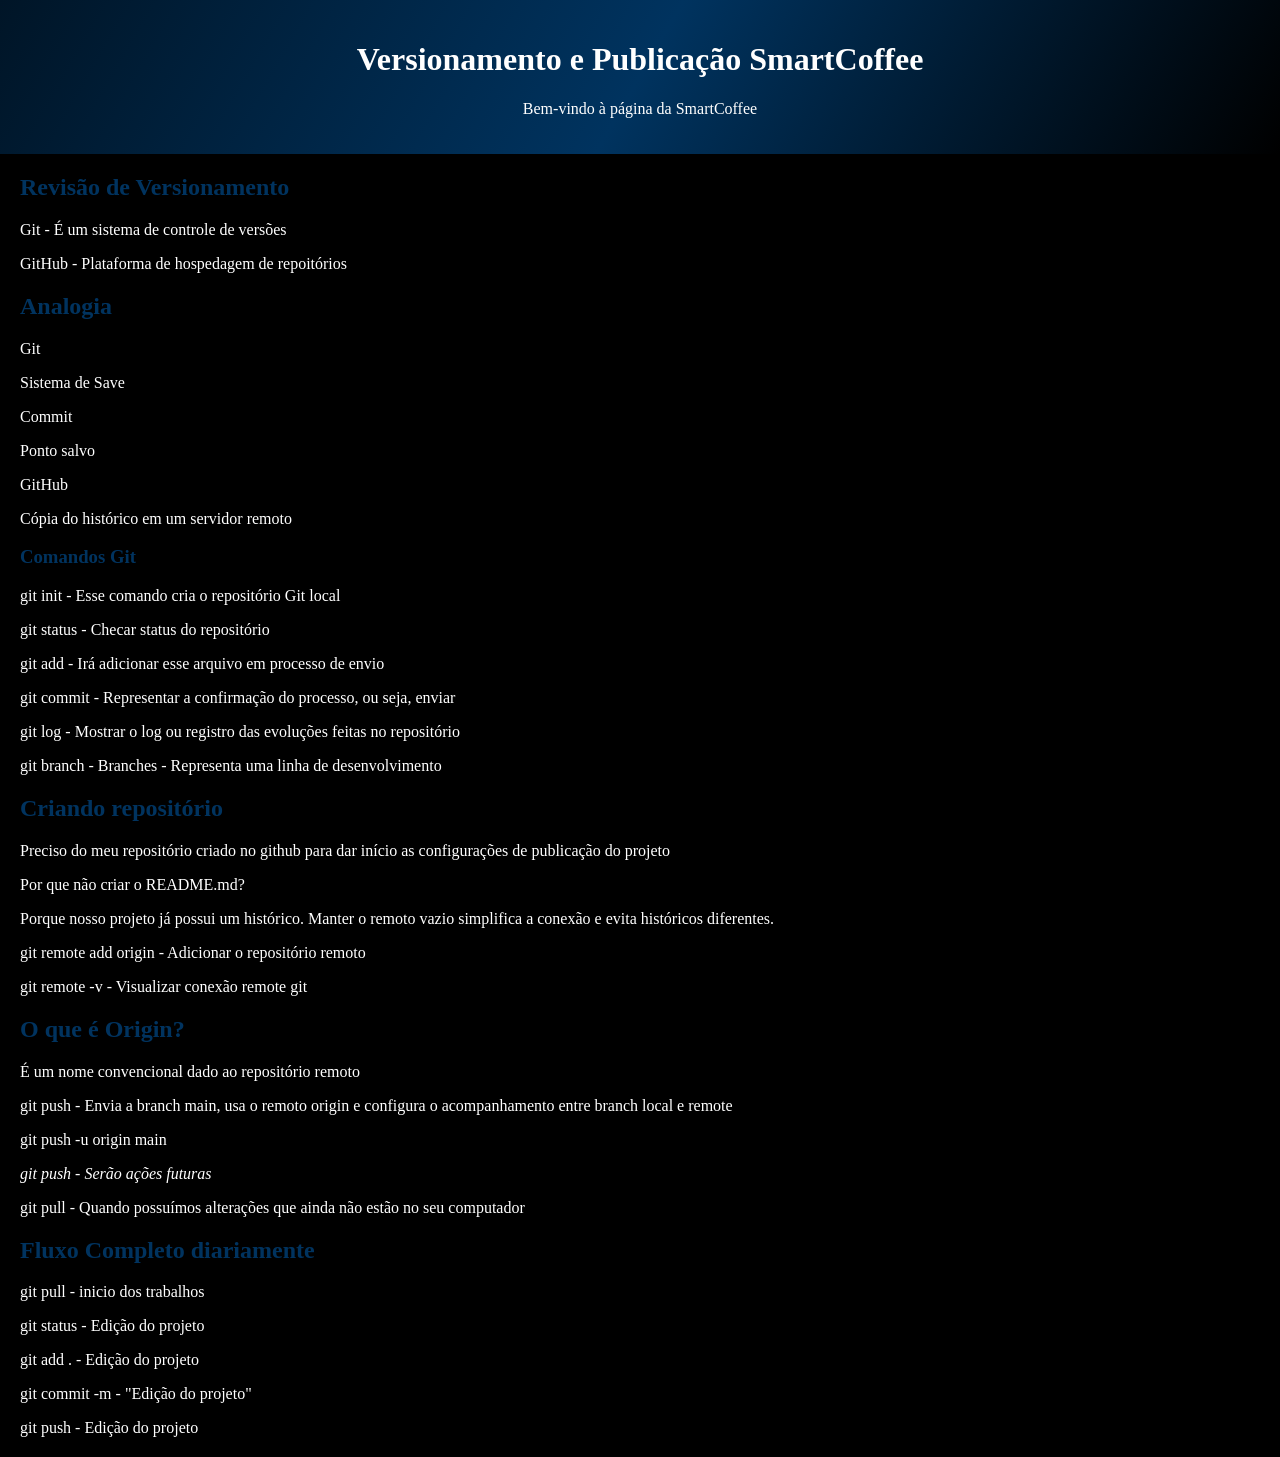
<file: Parte_I/index.html>
<!DOCTYPE html>
<html lang="pt-BR">
<head>
    <meta charset="UTF-8">
    <meta name="viewport" content="width=device-width, initial-scale=1.0">
    <title>Versionamento e Publicação SmartCoffee</title>
    <link rel="stylesheet" href="style.css">
</head>
<body>
    <header>
        <h1>Versionamento e Publicação SmartCoffee</h1>
        <p>Bem-vindo à página da SmartCoffee</p>
    </header>
    
    <main>
        <h2>Revisão de Versionamento</h2>
        <p>Git - É um sistema de controle de versões</p>
        <p>GitHub - Plataforma de hospedagem de repoitórios</p>

        <h2>Analogia</h2>
        <p>Git</p>
        <p>Sistema de Save</p>
        <p>Commit</p>
        <p>Ponto salvo</p>
        <p>GitHub</p>
        <p>Cópia do histórico em um servidor remoto</p>

        <h3>Comandos Git</h3>
        <p>git init - Esse comando cria o repositório Git local</p>
        <p>git status - Checar status do repositório</p>
        <p>git add - Irá adicionar esse arquivo em processo de envio</p>
        <p>git commit - Representar a confirmação do processo, ou seja, enviar</p>
        <p>git log - Mostrar o log ou registro das evoluções feitas no repositório</p>
        <p>git branch - Branches - Representa uma linha de desenvolvimento</p>

        <h2>Criando repositório</h2>
        <p>Preciso do meu repositório criado no github para dar início as configurações de publicação do projeto</p>
        <p>Por que não criar o README.md?</p>
        <p>Porque nosso projeto já possui um histórico. Manter o remoto vazio simplifica a conexão e evita históricos diferentes.</p>
        <p>git remote add origin - Adicionar o repositório remoto</p>
        <p>git remote -v - Visualizar conexão remote git</p>

        <h2>O que é Origin?</h2>
        <p>É um nome convencional dado ao repositório remoto</p>
        <p>git push - Envia a branch main, usa o remoto origin e configura o acompanhamento entre branch local e remote</p>
        <p>git push -u origin main</p>
        <p><em>git push - Serão ações futuras</em></p>
        <p>git pull - Quando possuímos alterações que ainda não estão no seu computador</p>

        <h2>Fluxo Completo diariamente</h2>
        <p>git pull - inicio dos trabalhos</p>
        <p>git status - Edição do projeto</p>
        <p>git add . - Edição do projeto</p>
        <p>git commit -m - "Edição do projeto"</p>
        <p>git push - Edição do projeto</p>
    </main>
    

</body>
</html>
</file>
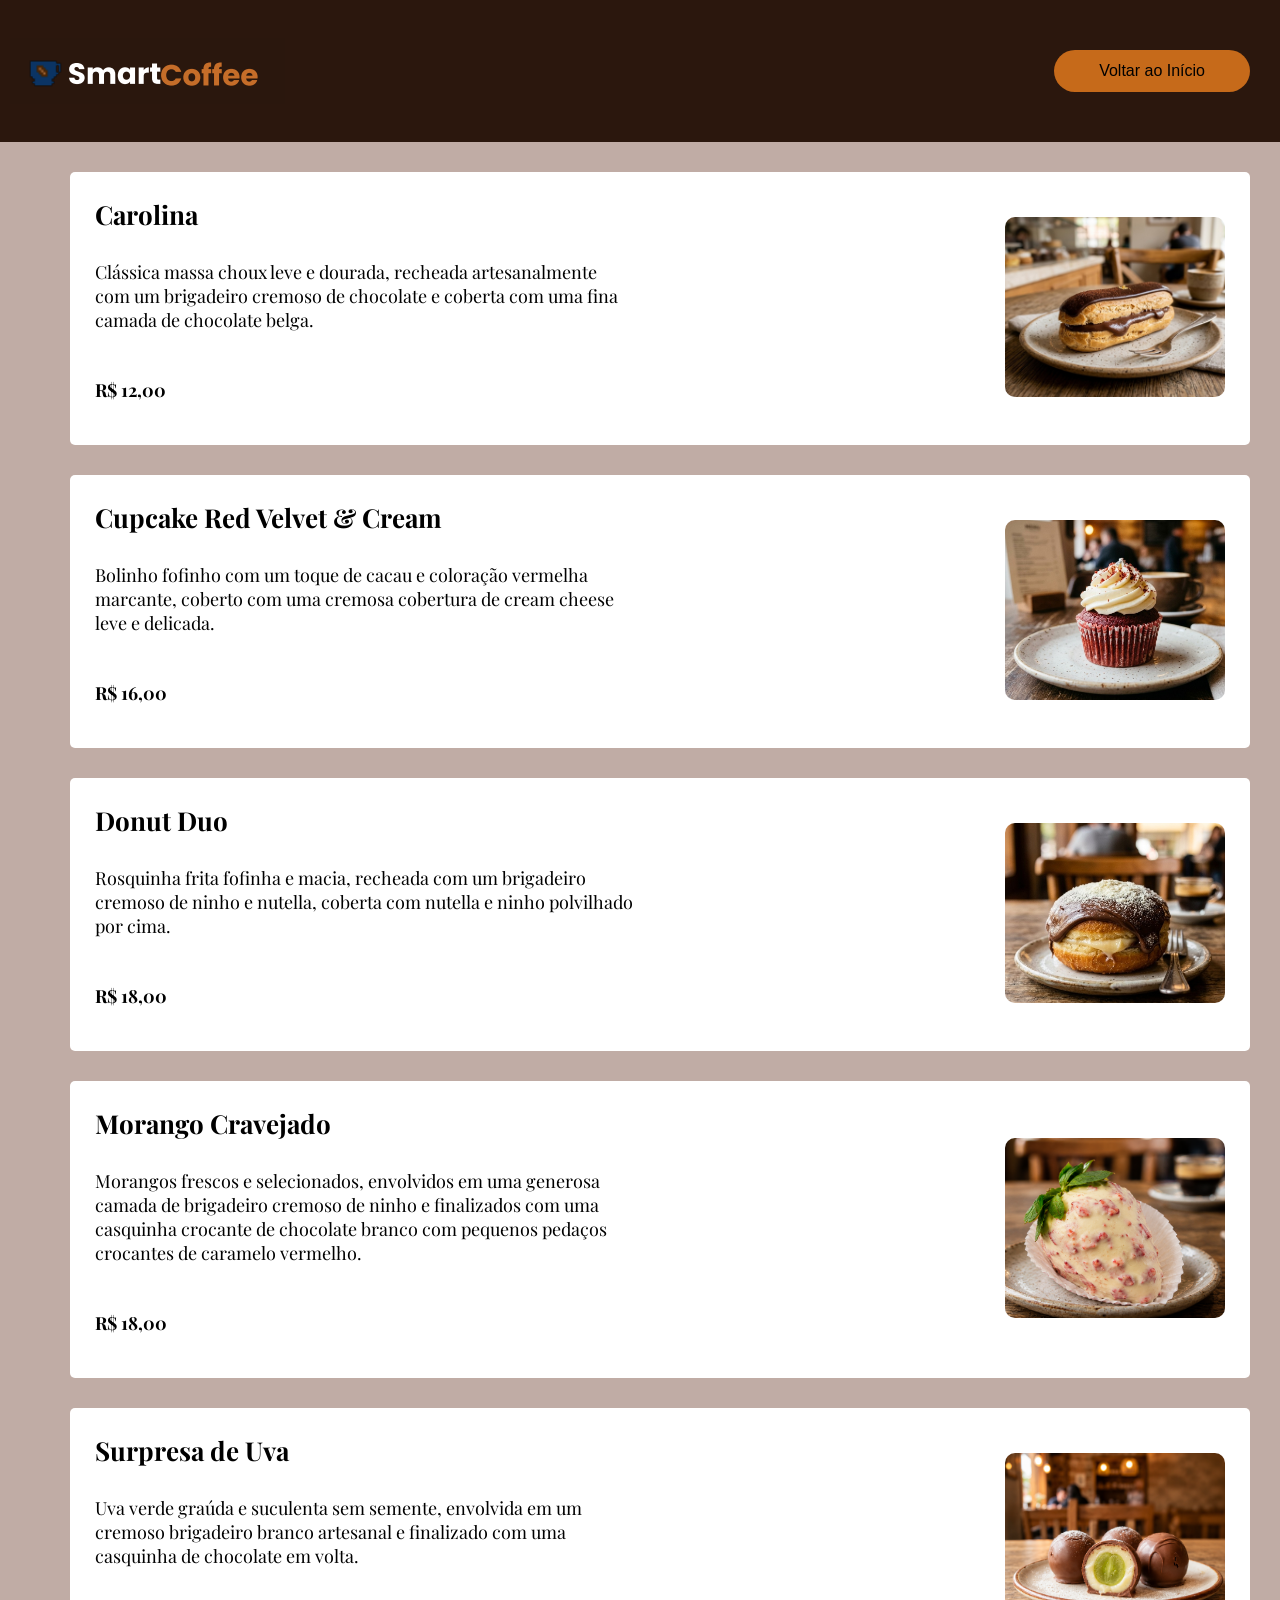
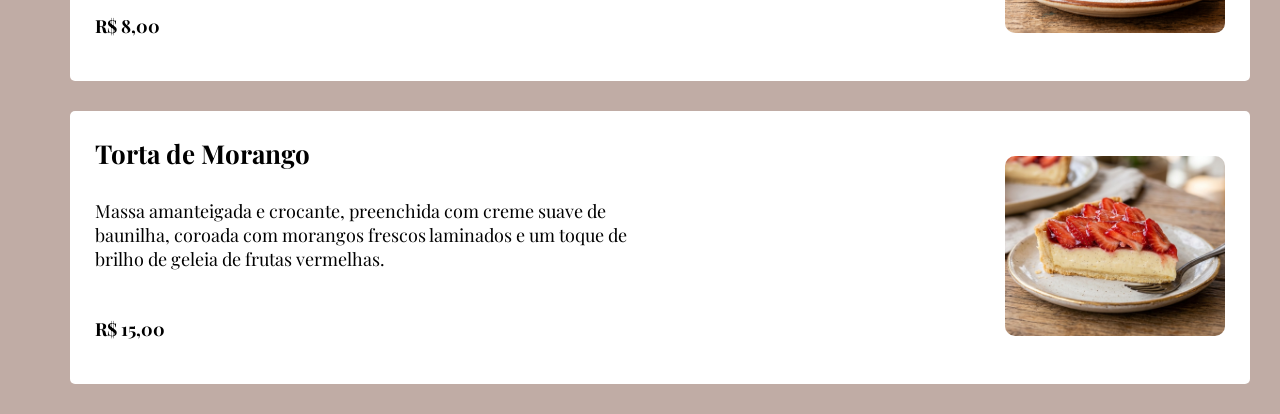
<file: doces.html>
<!DOCTYPE html>
<html lang="en">
<head>
    <meta charset="UTF-8">
    <meta name="viewport" content="width=device-width, initial-scale=1.0">
    <link rel="stylesheet" href="CSS/styleComidas.css">
    <link rel="preconnect" href="https://fonts.googleapis.com">
    <link rel="preconnect" href="https://fonts.gstatic.com" crossorigin>
    <link href="https://fonts.googleapis.com/css2?family=Playfair+Display:ital,wght@0,400..900;1,400..900&display=swap" rel="stylesheet">
    <title>SmartCoffe</title>
</head>
<body>

    <header class="cabecalho">
        <img src="img/cabecalho.png" alt="Icone SmartCoffee">
        <nav>
            <button><a href="index.html">Voltar ao Início</a></button>
        </nav>
    </header>

    <main>

        <section class="doces">

            <ul>
                <li>
                    <h3>Carolina</h3>
                    <p>
                        Clássica massa choux leve e dourada, recheada 
                        artesanalmente com um brigadeiro cremoso de 
                        chocolate e coberta com uma fina camada de 
                        chocolate belga.
                    </p>
                    <p>
                        <strong>
                            R$ 12,00 
                        </strong>
                    </p>
                    <figure class="imgComidas">
                        <img src="./img/carolina.jpg" alt="Carolina">
                    </figure>
                </li>

                <li>
                    <h3>Cupcake Red Velvet & Cream</h3>
                    <p>
                        Bolinho fofinho com um toque de cacau e 
                        coloração vermelha marcante, coberto com uma 
                        cremosa cobertura de cream cheese leve e 
                        delicada.
                    </p>
                    <p>
                        <strong>
                            R$ 16,00
                        </strong>
                    </p>
                    <figure class="imgComidas">
                        <img src="./img/cupcake.jpg" alt="Cupcake Red Velvet & Cream">
                    </figure>
                </li>

                <li>
                    <h3>Donut Duo</h3>
                    <p>
                        Rosquinha frita fofinha e macia, recheada com 
                        um brigadeiro cremoso de ninho e nutella, 
                        coberta com nutella e ninho polvilhado por cima.
                    </p>
                    <p>
                        <strong>
                            R$ 18,00
                        </strong>
                    </p>
                    <figure class="imgComidas">
                        <img src="./img/donut.jpg" alt="Donut Duo">
                    </figure>
                </li>

                <li>
                    <h3>Morango Cravejado</h3>
                    <p>
                        Morangos frescos e selecionados, envolvidos em 
                        uma generosa camada de brigadeiro cremoso de 
                        ninho e finalizados com uma casquinha crocante de 
                        chocolate branco com pequenos pedaços crocantes de 
                        caramelo vermelho.
                    </p>
                    <p>
                        <strong>
                            R$ 18,00
                        </strong>
                    </p>
                    <figure class="imgComidas">
                        <img src="./img/Morangão Cremoso no Café Rústico.png" alt="Morango Cravejado">
                    </figure>
                </li>

                <li>
                    <h3>Surpresa de Uva</h3>
                    <p>
                        Uva verde graúda e suculenta sem semente, 
                        envolvida em um cremoso brigadeiro branco 
                        artesanal e finalizado com uma casquinha de 
                        chocolate em volta.
                    </p>
                    <p>
                        <strong>
                            R$ 8,00
                        </strong>
                    </p>
                    <figure class="imgComidas">
                        <img src="./img/Trufas de Chocolate com Recheio Verde.png" alt="Surpresa de Uva">
                    </figure>
                </li>

                <li>
                    <h3>Torta de Morango</h3>
                    <p>
                       Massa amanteigada e crocante, preenchida com 
                       creme suave de baunilha, coroada com morangos 
                       frescos laminados e um toque de brilho de geleia 
                       de frutas vermelhas. 
                    </p>
                    <p>
                        <strong>
                            R$ 15,00 
                        </strong>
                    </p>
                    <figure class="imgComidas">
                        <img src="./img/tortaDoce.jpg" alt="Torta de Morango">
                    </figure>
                </li>
            </ul>

        </section>

    </main>
</body>
</html>
</file>
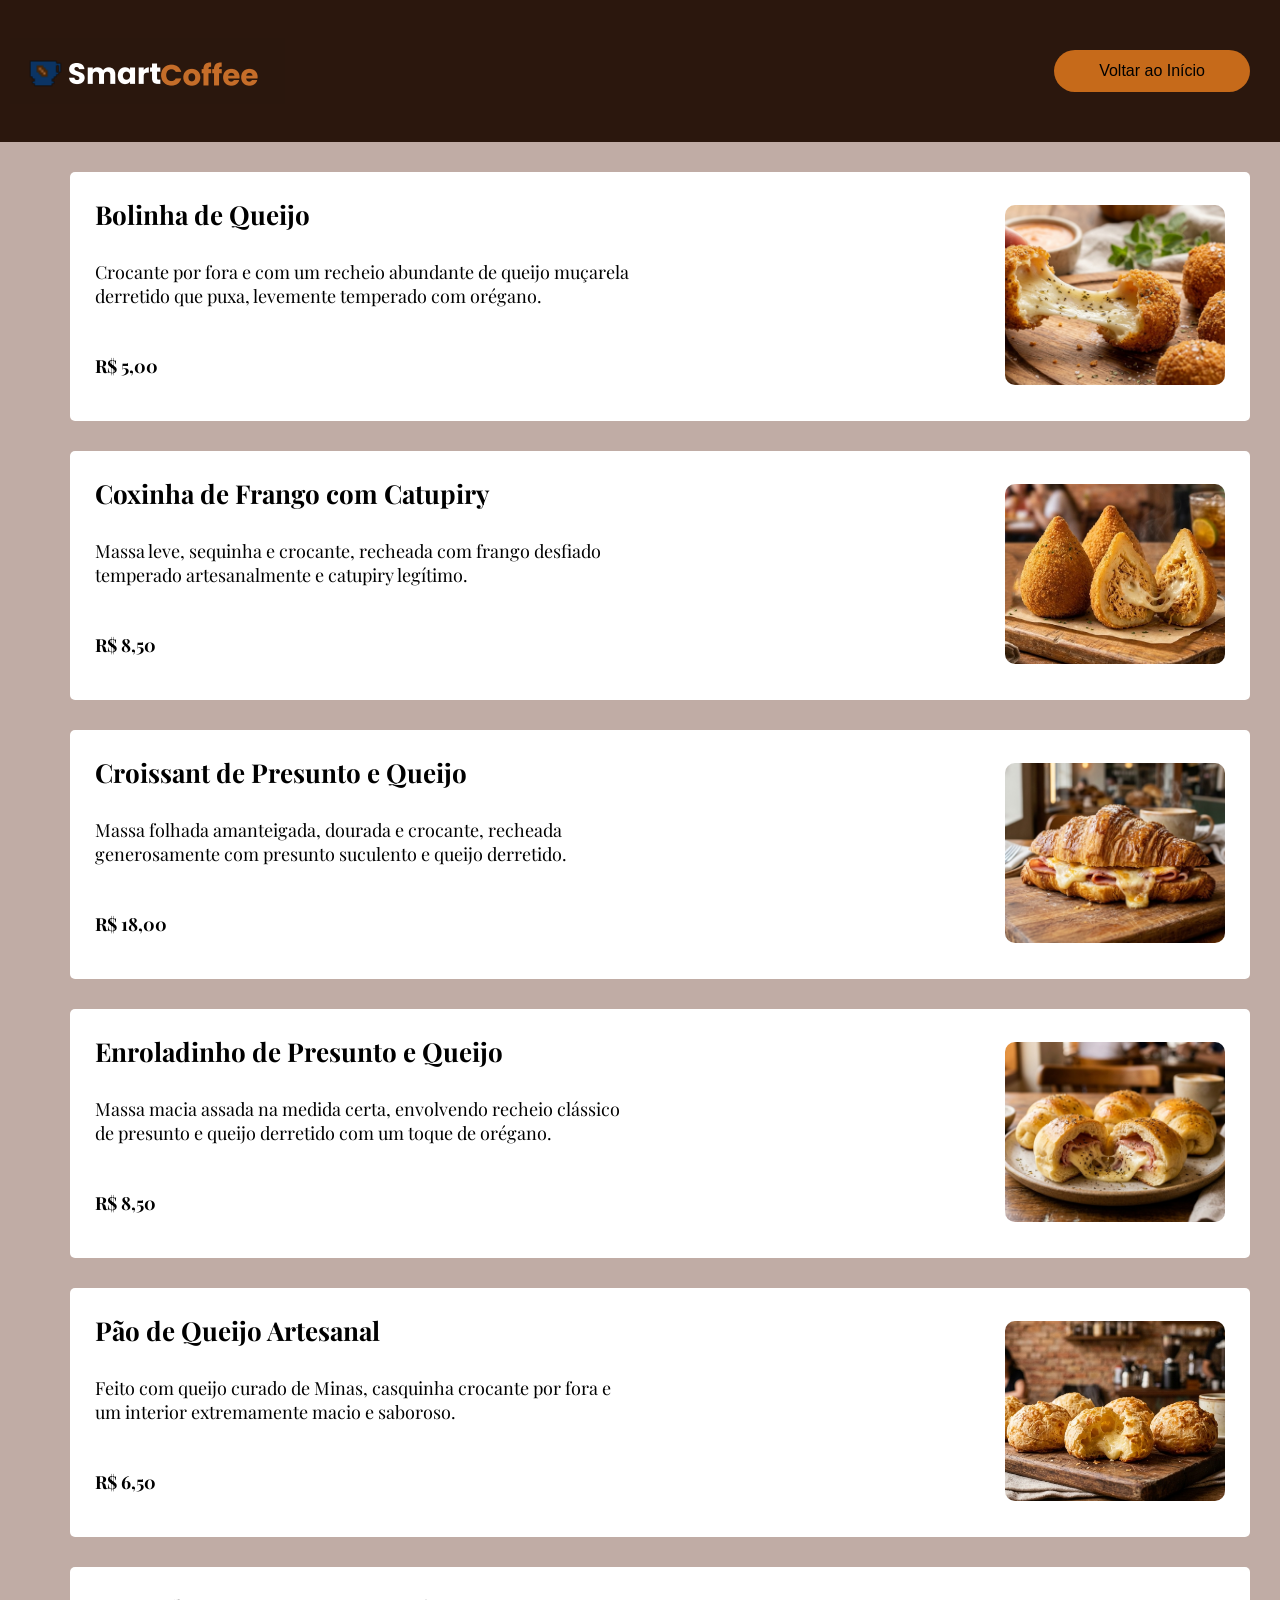
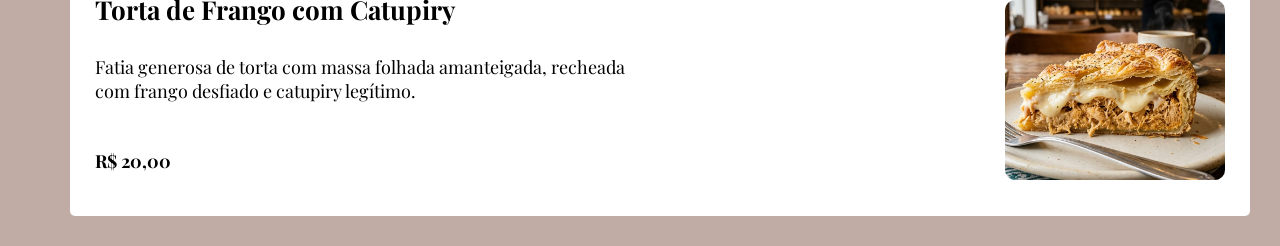
<file: salgados.html>
<!DOCTYPE html>
<html lang="en">
<head>
    <meta charset="UTF-8">
    <meta name="viewport" content="width=device-width, initial-scale=1.0">
    <link rel="stylesheet" href="CSS/styleComidas.css">
    <link rel="preconnect" href="https://fonts.googleapis.com">
    <link rel="preconnect" href="https://fonts.gstatic.com" crossorigin>
    <link href="https://fonts.googleapis.com/css2?family=Playfair+Display:ital,wght@0,400..900;1,400..900&display=swap" rel="stylesheet">
    <title>SmartCoffe</title>
</head>
<body>

    <header class="cabecalho">
        <img src="img/cabecalho.png" alt="Icone SmartCoffee">
        <nav>
            <button><a href="index.html">Voltar ao Início</a></button>
        </nav>
    </header>

    <main>

        <section id="salgados" class="salgados">

            <ul>
                <li>
                    <h3>Bolinha de Queijo</h3>
                    <p>
                        Crocante por fora e com um recheio abundante de 
                        queijo muçarela derretido que puxa, levemente 
                        temperado com orégano.
                    </p>
                    <p>
                        <strong>
                            R$ 5,00
                        </strong>
                    </p>
                    <figure class="imgComidas">
                        <img src="./img/bolinha.jpg" alt="Bolinha de Queijo">
                    </figure>
                </li>

                <li>
                    <h3>Coxinha de Frango com Catupiry</h3>
                    <p>
                        Massa leve, sequinha e crocante, recheada com 
                        frango desfiado temperado artesanalmente
                        e catupiry legítimo.
                    </p>
                    <p>
                        <strong>
                            R$ 8,50
                        </strong>
                    </p>
                    <figure class="imgComidas">
                        <img src="./img/coxinha.jpg" alt="Coxinha de Frango com Catupiry">
                    </figure>
                </li>

                <li>
                    <h3>Croissant de Presunto e Queijo</h3>
                    <p>
                        Massa folhada amanteigada, dourada e crocante, 
                        recheada generosamente com presunto suculento e 
                        queijo derretido.
                    </p>
                    <p>
                        <strong>
                            R$ 18,00
                        </strong>
                    </p>
                    <figure class="imgComidas">
                        <img src="./img/croissant.jpg" alt="Croissant de Presunto e Queijo">
                    </figure>
                </li>

                <li>
                    <h3>Enroladinho de Presunto e Queijo</h3>
                    <p>
                       Massa macia assada na medida certa, envolvendo 
                       recheio clássico de presunto e queijo derretido 
                       com um toque de orégano. 
                    </p>
                    <p>
                        <strong>
                            R$ 8,50
                        </strong>
                    </p>
                    <figure class="imgComidas">
                        <img src="./img/enroladinho.jpg" alt="Enroladinho de Presunto e Queijo">
                    </figure>
                </li>

                <li>
                    <h3>Pão de Queijo Artesanal</h3>
                    <p>
                        Feito com queijo curado de Minas, casquinha 
                        crocante por fora e um interior extremamente 
                        macio e saboroso.
                    </p>
                    <p>
                        <strong>
                            R$ 6,50
                        </strong>
                    </p>
                    <figure class="imgComidas">
                        <img src="./img/paoQueijo.jpg" alt="Pão de Queijo Artesanal">
                    </figure>
                </li>

                <li>
                    <h3>Torta de Frango com Catupiry</h3>
                    <p>
                        Fatia generosa de torta com massa folhada 
                        amanteigada, recheada com frango desfiado 
                        e catupiry legítimo.
                    </p>
                    <p>
                        <strong>
                            R$ 20,00
                        </strong>
                    </p>
                    <figure class="imgComidas">
                        <img src="./img/tortaSalgada.jpg" alt="Torta de Frango com Catupiry">
                    </figure>
                </li>

            </ul>

        </section>

    </main>
</body>
</html>
</file>
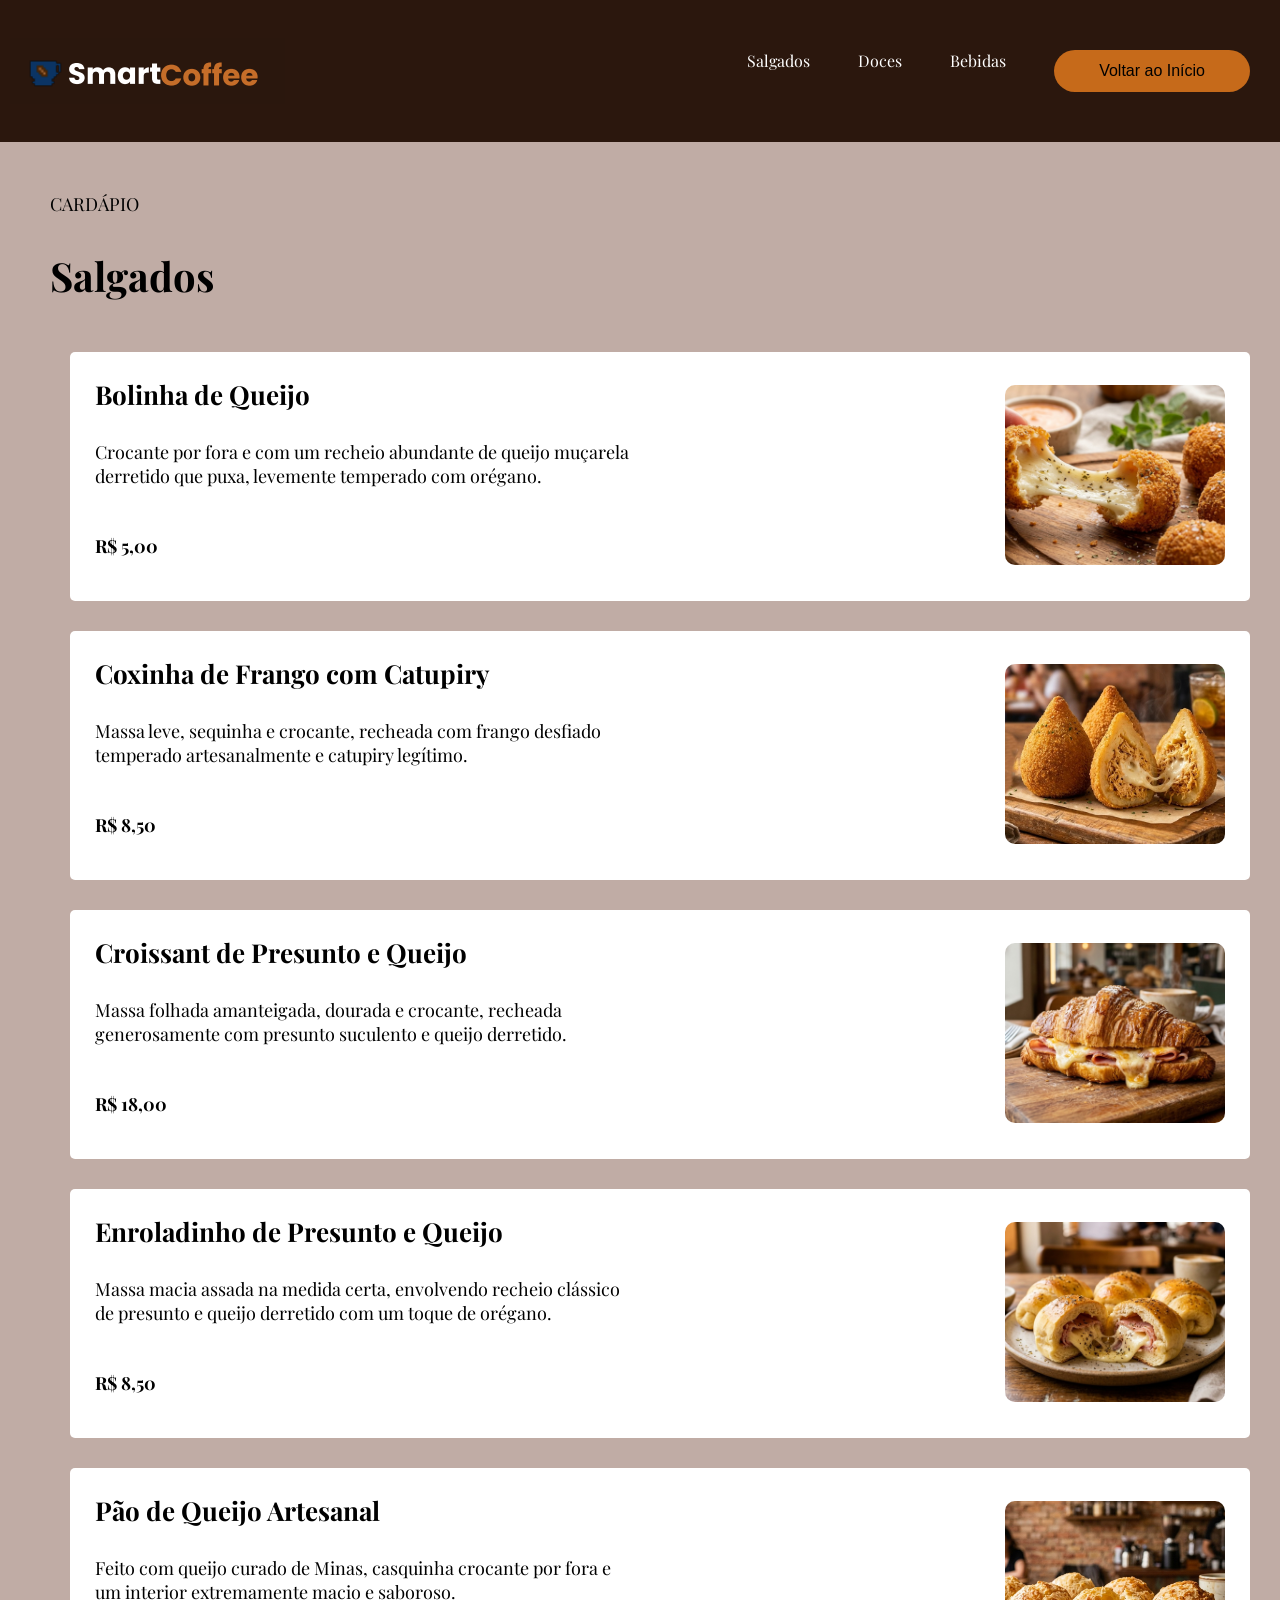
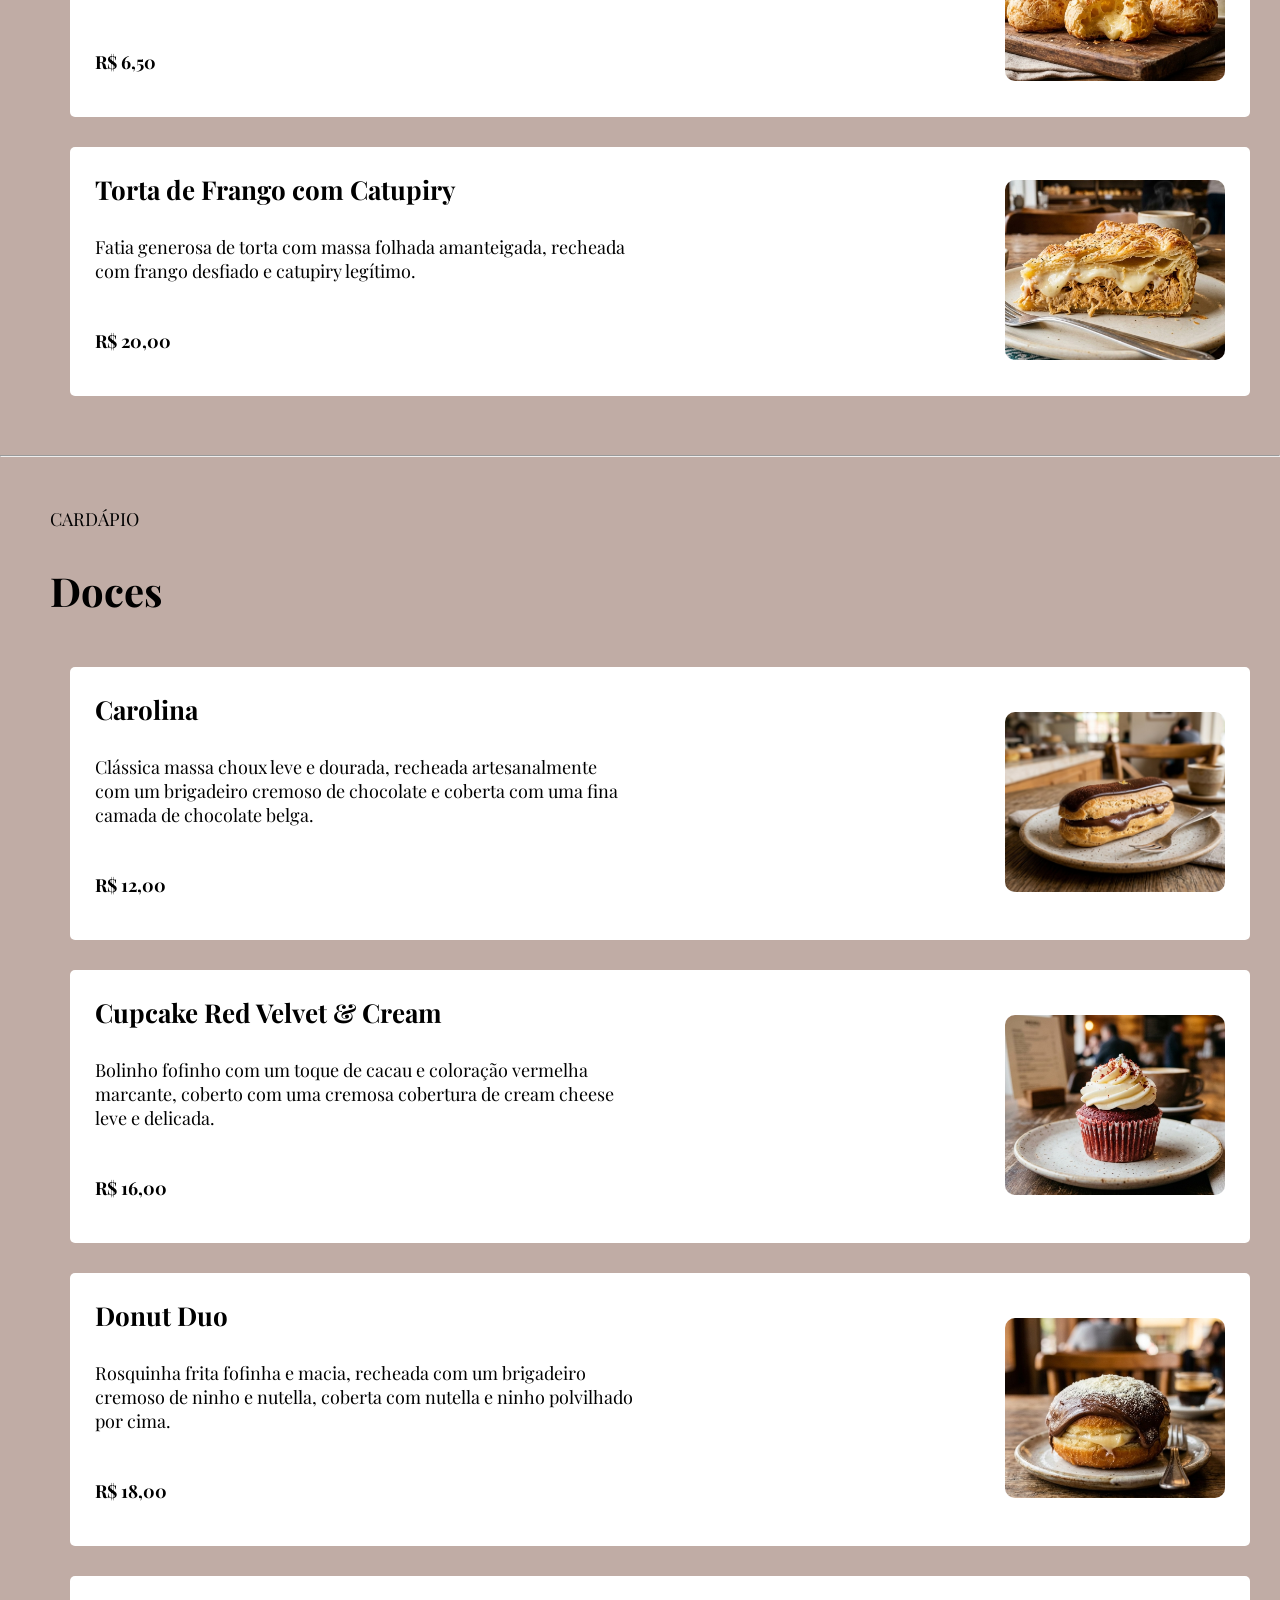
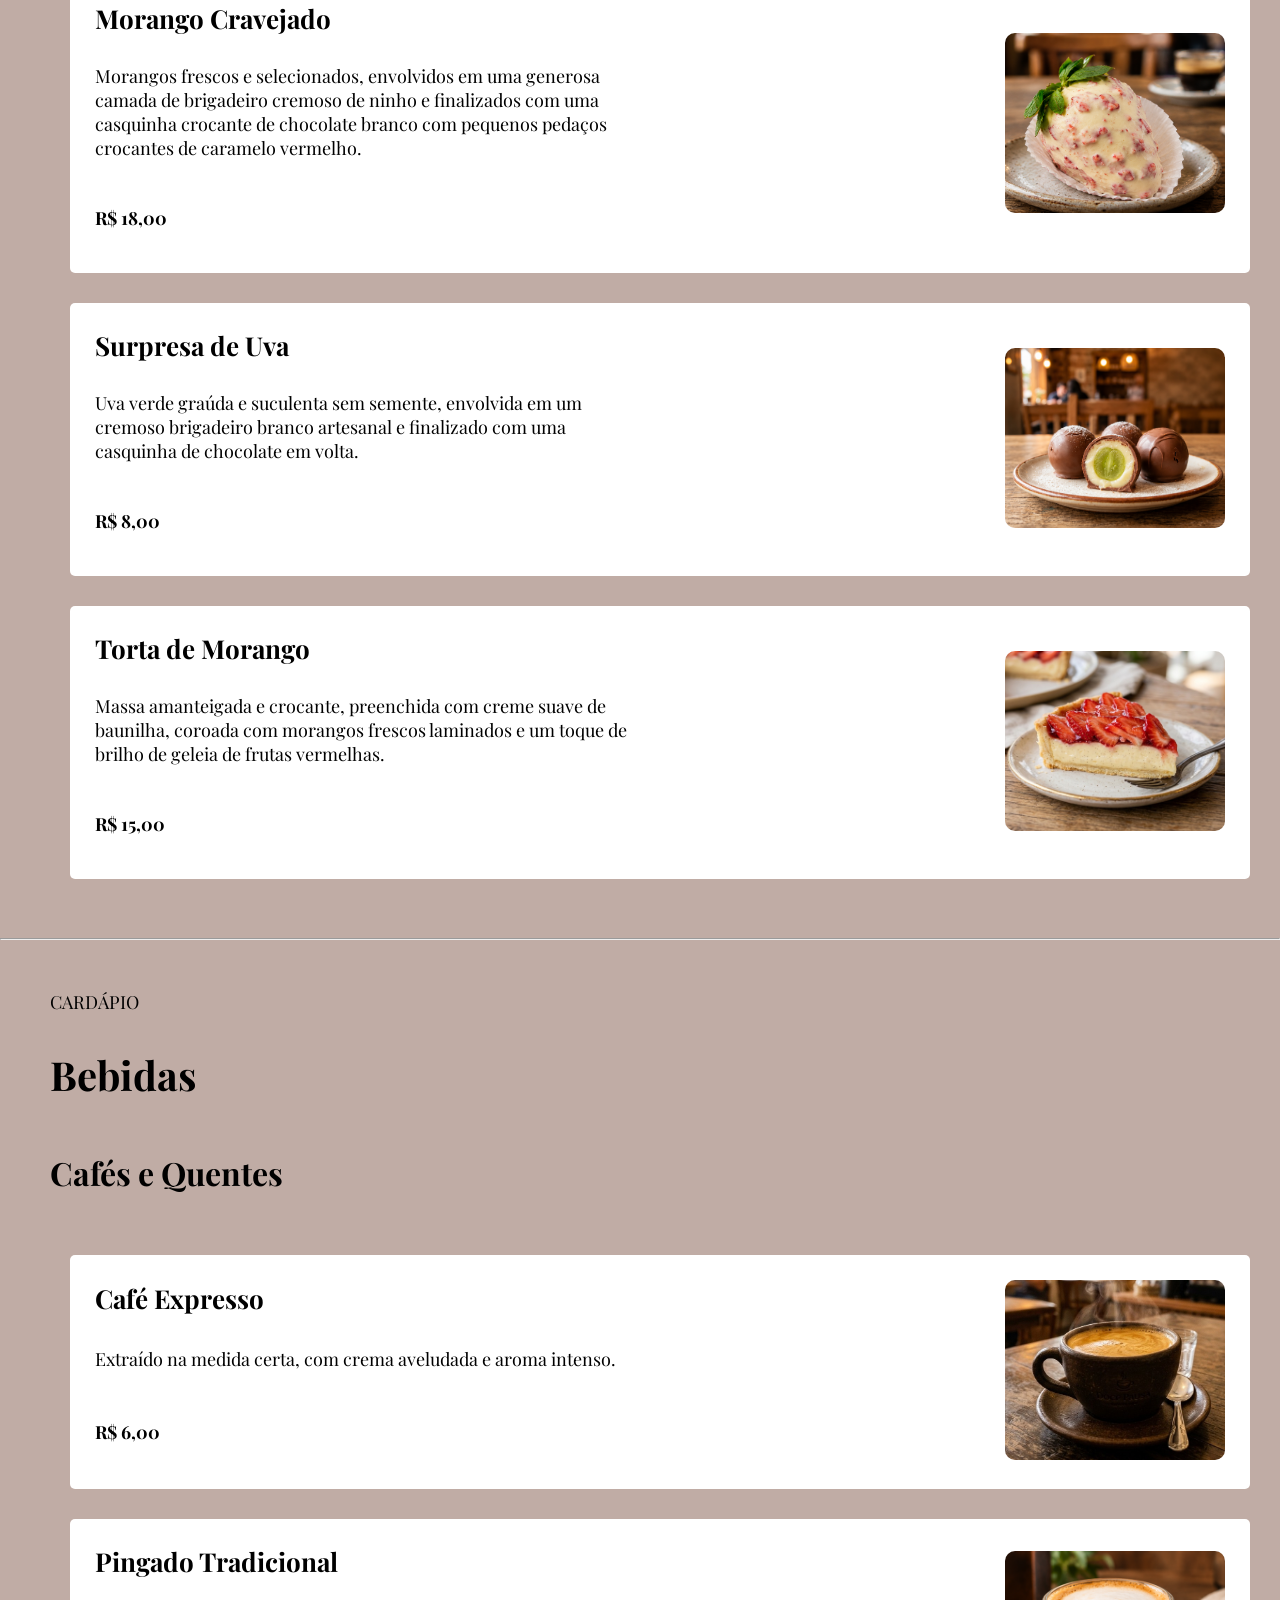
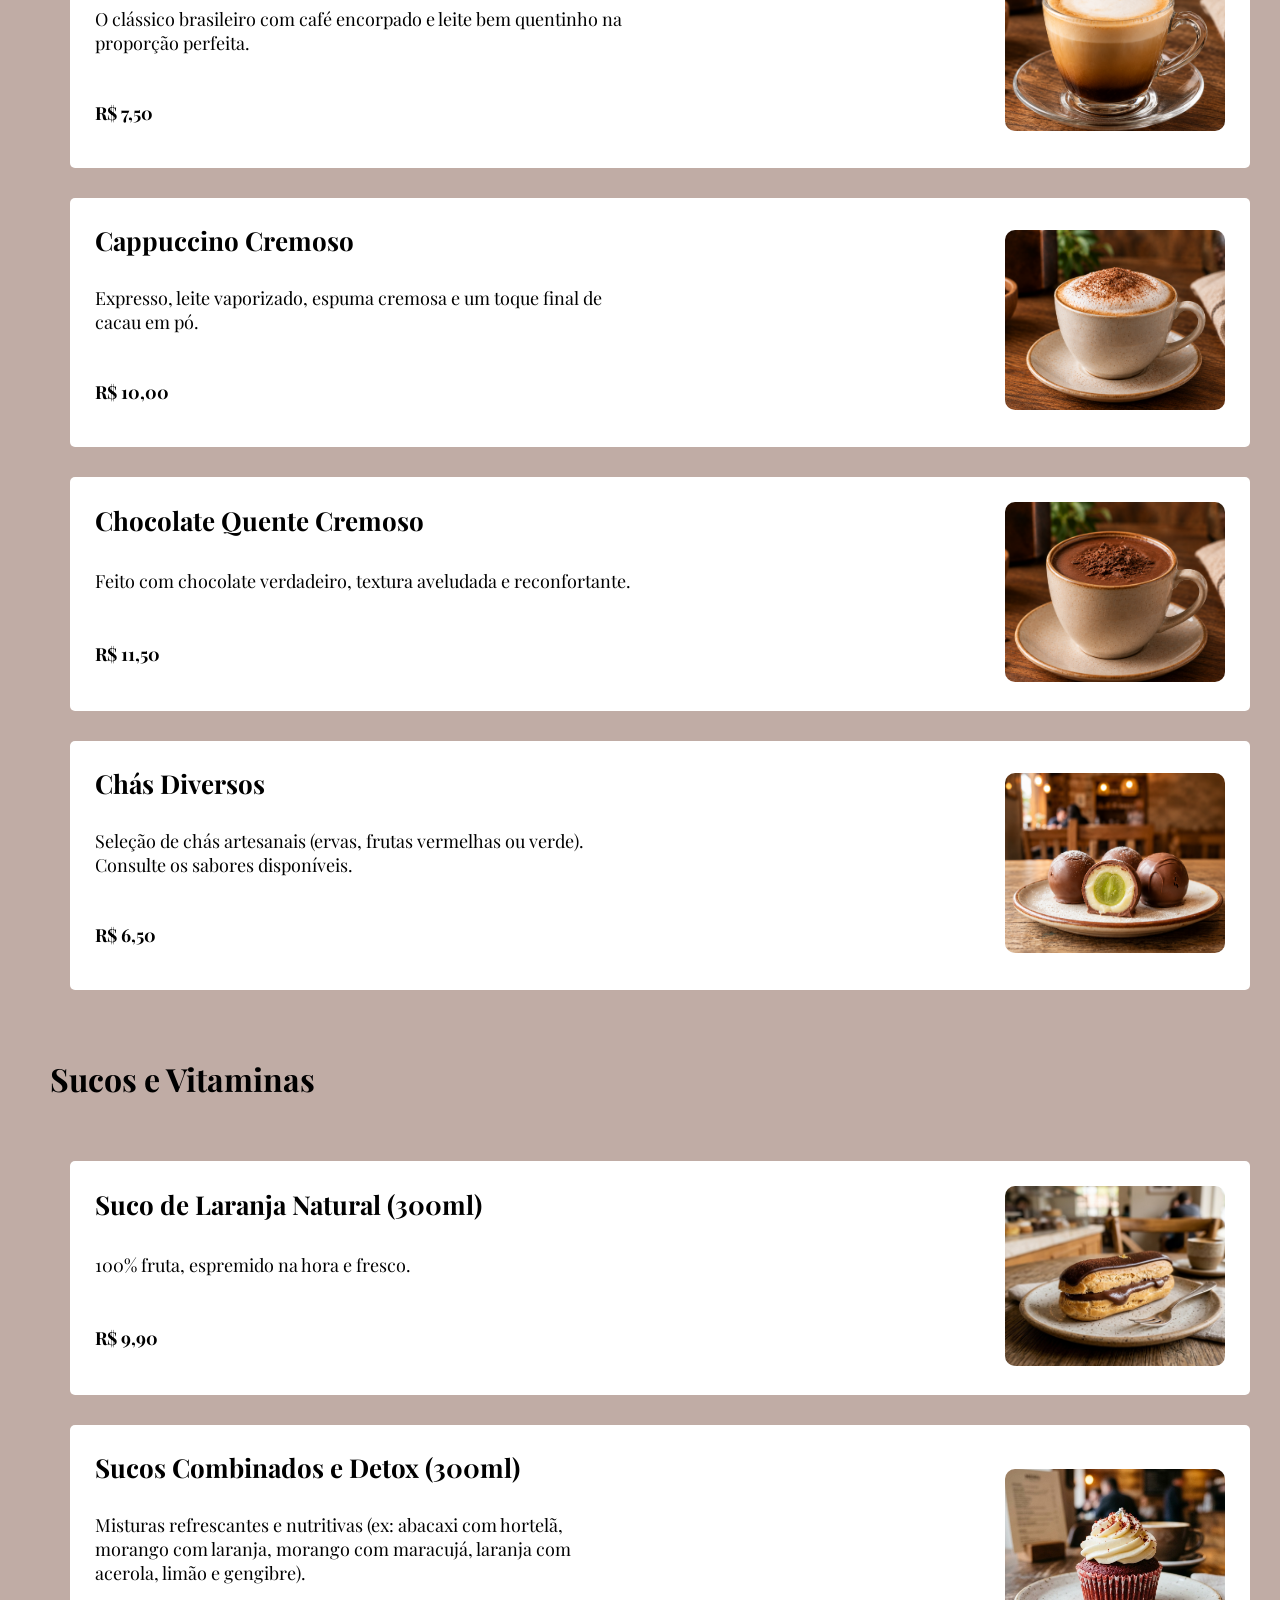
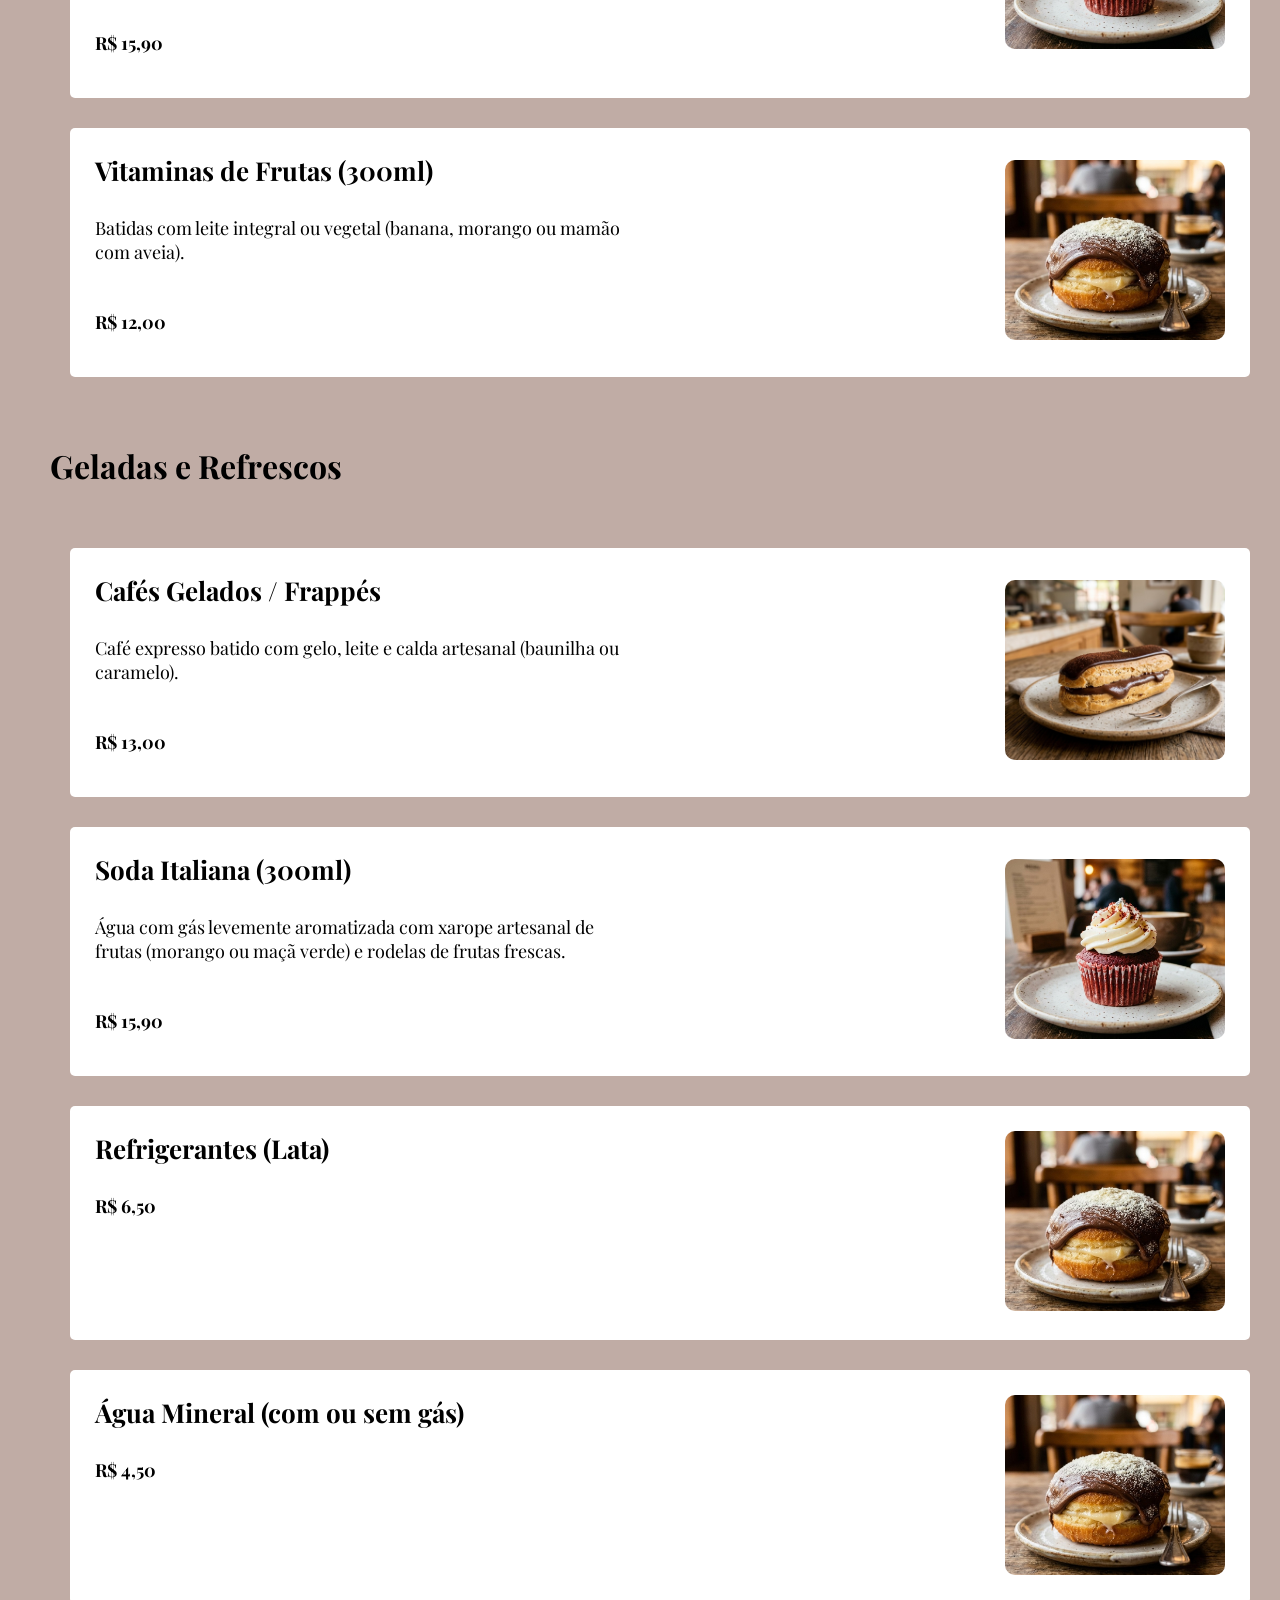
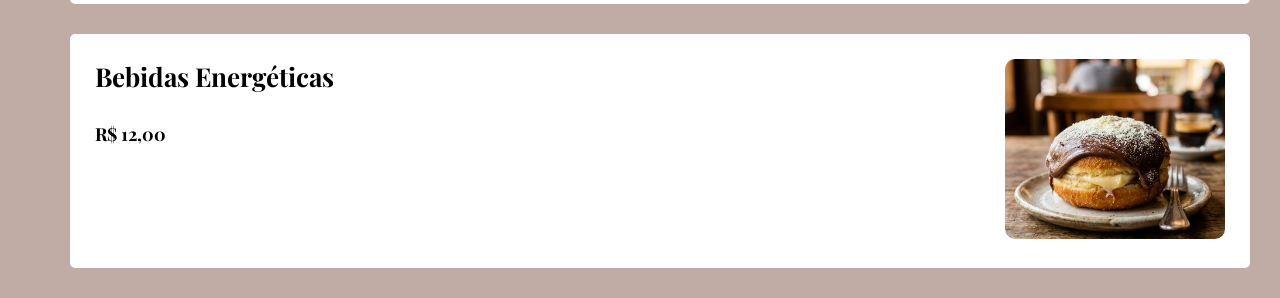
<file: verCardapio.html>
<!DOCTYPE html>
<html lang="pt-BR">
<head>
    <meta charset="UTF-8">
    <meta name="viewport" content="width=device-width, initial-scale=1.0">
    <link rel="stylesheet" href="CSS/styleComidas.css">
    <link rel="preconnect" href="https://fonts.googleapis.com">
    <link rel="preconnect" href="https://fonts.gstatic.com" crossorigin>
    <link href="https://fonts.googleapis.com/css2?family=Playfair+Display:ital,wght@0,400..900;1,400..900&display=swap" rel="stylesheet">
    <title>SmartCoffe</title>
</head>
<body>
    <header class="cabecalho">
        <img src="img/cabecalho.png" alt="Icone SmartCoffee">
        <nav>
            <a href="#salgados">Salgados</a>
            <a href="#doces">Doces</a>
            <a href="#bebidas">Bebidas</a>
            <button><a href="index.html">Voltar ao Início</a></button>
        </nav>
    </header>

    <main>

        <section id="salgados" class="salgados">

            <header class="salgadosCabecalho">
                <p>CARDÁPIO</p>
                <h1>Salgados</h1>
            </header>

            <ul>
                <li>
                    <h3>Bolinha de Queijo</h3>
                    <p>
                        Crocante por fora e com um recheio abundante de 
                        queijo muçarela derretido que puxa, levemente 
                        temperado com orégano.
                    </p>
                    <p>
                        <strong>
                            R$ 5,00
                        </strong>
                    </p>
                    <figure class="imgComidas">
                        <img src="./img/bolinha.jpg" alt="Bolinha de Queijo">
                    </figure>
                </li>

                <li>
                    <h3>Coxinha de Frango com Catupiry</h3>
                    <p>
                        Massa leve, sequinha e crocante, recheada com 
                        frango desfiado temperado artesanalmente
                        e catupiry legítimo.
                    </p>
                    <p>
                        <strong>
                            R$ 8,50
                        </strong>
                    </p>
                    <figure class="imgComidas">
                        <img src="./img/coxinha.jpg" alt="Coxinha de Frango com Catupiry">
                    </figure>
                </li>

                <li>
                    <h3>Croissant de Presunto e Queijo</h3>
                    <p>
                        Massa folhada amanteigada, dourada e crocante, 
                        recheada generosamente com presunto suculento e 
                        queijo derretido.
                    </p>
                    <p>
                        <strong>
                            R$ 18,00
                        </strong>
                    </p>
                    <figure class="imgComidas">
                        <img src="./img/croissant.jpg" alt="Croissant de Presunto e Queijo">
                    </figure>
                </li>

                <li>
                    <h3>Enroladinho de Presunto e Queijo</h3>
                    <p>
                       Massa macia assada na medida certa, envolvendo 
                       recheio clássico de presunto e queijo derretido 
                       com um toque de orégano. 
                    </p>
                    <p>
                        <strong>
                            R$ 8,50
                        </strong>
                    </p>
                    <figure class="imgComidas">
                        <img src="./img/enroladinho.jpg" alt="Enroladinho de Presunto e Queijo">
                    </figure>
                </li>

                <li>
                    <h3>Pão de Queijo Artesanal</h3>
                    <p>
                        Feito com queijo curado de Minas, casquinha 
                        crocante por fora e um interior extremamente 
                        macio e saboroso.
                    </p>
                    <p>
                        <strong>
                            R$ 6,50
                        </strong>
                    </p>
                    <figure class="imgComidas">
                        <img src="./img/paoQueijo.jpg" alt="Pão de Queijo Artesanal">
                    </figure>
                </li>

                <li>
                    <h3>Torta de Frango com Catupiry</h3>
                    <p>
                        Fatia generosa de torta com massa folhada 
                        amanteigada, recheada com frango desfiado 
                        e catupiry legítimo.
                    </p>
                    <p>
                        <strong>
                            R$ 20,00
                        </strong>
                    </p>
                    <figure class="imgComidas">
                        <img src="./img/tortaSalgada.jpg" alt="Torta de Frango com Catupiry">
                    </figure>
                </li>

            </ul>

        </section>

        <br>
        <hr>

        <section id="doces" class="doces">
            
            <header class="docesCabecalho">
                <p>CARDÁPIO</p>
                <h1>Doces</h1>
            </header>
        
            <ul>
                <li>
                    <h3>Carolina</h3>
                    <p>
                        Clássica massa choux leve e dourada, recheada 
                        artesanalmente com um brigadeiro cremoso de 
                        chocolate e coberta com uma fina camada de 
                        chocolate belga.
                    </p>
                    <p>
                        <strong>
                            R$ 12,00 
                        </strong>
                    </p>
                    <figure class="imgComidas">
                        <img src="./img/carolina.jpg" alt="Carolina">
                    </figure>
                </li>

                <li>
                    <h3>Cupcake Red Velvet & Cream</h3>
                    <p>
                        Bolinho fofinho com um toque de cacau e 
                        coloração vermelha marcante, coberto com uma 
                        cremosa cobertura de cream cheese leve e 
                        delicada.
                    </p>
                    <p>
                        <strong>
                            R$ 16,00
                        </strong>
                    </p>
                    <figure class="imgComidas">
                        <img src="./img/cupcake.jpg" alt="Cupcake Red Velvet & Cream">
                    </figure>
                </li>

                <li>
                    <h3>Donut Duo</h3>
                    <p>
                        Rosquinha frita fofinha e macia, recheada com 
                        um brigadeiro cremoso de ninho e nutella, 
                        coberta com nutella e ninho polvilhado por cima.
                    </p>
                    <p>
                        <strong>
                            R$ 18,00
                        </strong>
                    </p>
                    <figure class="imgComidas">
                        <img src="./img/donut.jpg" alt="Donut Duo">
                    </figure>
                </li>

                <li>
                    <h3>Morango Cravejado</h3>
                    <p>
                        Morangos frescos e selecionados, envolvidos em 
                        uma generosa camada de brigadeiro cremoso de 
                        ninho e finalizados com uma casquinha crocante de 
                        chocolate branco com pequenos pedaços crocantes de 
                        caramelo vermelho.
                    </p>
                    <p>
                        <strong>
                            R$ 18,00
                        </strong>
                    </p>
                    <figure class="imgComidas">
                        <img src="./img/Morangão Cremoso no Café Rústico.png" alt="Morango Cravejado">
                    </figure>
                </li>

                <li>
                    <h3>Surpresa de Uva</h3>
                    <p>
                        Uva verde graúda e suculenta sem semente, 
                        envolvida em um cremoso brigadeiro branco 
                        artesanal e finalizado com uma casquinha de 
                        chocolate em volta.
                    </p>
                    <p>
                        <strong>
                            R$ 8,00
                        </strong>
                    </p>
                    <figure class="imgComidas">
                        <img src="./img/Trufas de Chocolate com Recheio Verde.png" alt="Surpresa de Uva">
                    </figure>
                </li>

                <li>
                    <h3>Torta de Morango</h3>
                    <p>
                       Massa amanteigada e crocante, preenchida com 
                       creme suave de baunilha, coroada com morangos 
                       frescos laminados e um toque de brilho de geleia 
                       de frutas vermelhas. 
                    </p>
                    <p>
                        <strong>
                            R$ 15,00 
                        </strong>
                    </p>
                    <figure class="imgComidas">
                        <img src="./img/tortaDoce.jpg" alt="Torta de Morango">
                    </figure>
                </li>
            </ul>

        </section>

        <br>
        <hr>
        
        <section id="bebidas" class="bebidas">
            
            <header class="bebidasCabecalho">
                <p>CARDÁPIO</p>
                <h1>Bebidas</h1>
            </header>
        
            <ul>
                <h2>Cafés e Quentes</h2>
                <br>
                <li>
                    <h3>Café Expresso</h3>
                    <p>
                        Extraído na medida certa, com crema aveludada e 
                        aroma intenso.
                    </p>
                    <p>
                        <strong>
                            R$ 6,00 
                        </strong>
                    </p>
                    <figure class="imgComidas">
                        <img src="./img/cafeExpresso.jpg" alt="Café Expresso">
                    </figure>
                </li>

                <li>
                    <h3>Pingado Tradicional</h3>
                    <p>
                        O clássico brasileiro com café encorpado e 
                        leite bem quentinho na proporção perfeita.
                    </p>
                    <p>
                        <strong>
                            R$ 7,50
                        </strong>
                    </p>
                    <figure class="imgComidas">
                        <img src=".//img/Pingado cremoso sobre mesa rústica.png" alt="Pingado Tradicional">
                    </figure>
                </li>

                <li>
                    <h3>Cappuccino Cremoso</h3>
                    <p>
                        Expresso, leite vaporizado, espuma cremosa e um 
                        toque final de cacau em pó.
                    </p>
                    <p>
                        <strong>
                            R$ 10,00
                        </strong>
                    </p>
                    <figure class="imgComidas">
                        <img src="./img/Cappuccino Artesanal em Ambiente Aconchegante.png" alt="Cappuccino Cremoso">
                    </figure>
                </li>

                <li>
                    <h3>Chocolate Quente Cremoso</h3>
                    <p>
                        Feito com chocolate verdadeiro, textura 
                        aveludada e reconfortante.
                    </p>
                    <p>
                        <strong>
                            R$ 11,50
                        </strong>
                    </p>
                    <figure class="imgComidas">
                        <img src="./img/Chocolate quente aconchegante com raspas.png" alt="Chocolate Quente Cremoso">
                    </figure>
                </li>

                <li>
                    <h3>Chás Diversos</h3>
                    <p>
                        Seleção de chás artesanais (ervas, frutas 
                        vermelhas ou verde). Consulte os sabores 
                        disponíveis.
                    </p>
                    <p>
                        <strong>
                            R$ 6,50
                        </strong>
                    </p>
                    <figure class="imgComidas">
                        <img src="./img/Trufas de Chocolate com Recheio Verde.png" alt="Chás Diversos">
                    </figure>
                </li>
            </ul>

            

            <br>
            
            <ul>
                <h2>Sucos e Vitaminas</h2>
                <br>
                <li>
                    <h3>Suco de Laranja Natural (300ml)</h3>
                    <p>
                        100% fruta, espremido na hora e fresco.
                    </p>
                    <p>
                        <strong>
                            R$ 9,90 
                        </strong>
                    </p>
                    <figure class="imgComidas">
                        <img src="./img/carolina.jpg" alt="Suco de Laranja Natural (300ml)">
                    </figure>
                </li>

                <li>
                    <h3>Sucos Combinados e Detox (300ml)</h3>
                    <p>
                        Misturas refrescantes e nutritivas 
                        (ex: abacaxi com hortelã, morango com laranja,
                        morango com maracujá, laranja com acerola, 
                        limão e gengibre).
                    </p>
                    <p>
                        <strong>
                            R$ 15,90
                        </strong>
                    </p>
                    <figure class="imgComidas">
                        <img src="./img/cupcake.jpg" alt="Sucos Combinados e Detox (300ml)">
                    </figure>
                </li>

                <li>
                    <h3>Vitaminas de Frutas (300ml)</h3>
                    <p>
                        Batidas com leite integral ou vegetal (banana, 
                        morango ou mamão com aveia).
                    </p>
                    <p>
                        <strong>
                            R$ 12,00
                        </strong>
                    </p>
                    <figure class="imgComidas">
                        <img src="./img/donut.jpg" alt="Vitaminas de Frutas (300ml)">
                    </figure>
                </li>
            </ul>
            
            <br>

            <ul>
                <h2>Geladas e Refrescos</h2>
                <br>
                <li>
                    <h3>Cafés Gelados / Frappés</h3>
                    <p>
                        Café expresso batido com gelo, leite e calda 
                        artesanal (baunilha ou caramelo).
                    </p>
                    <p>
                        <strong>
                            R$ 13,00 
                        </strong>
                    </p>
                    <figure class="imgComidas">
                        <img src="./img/carolina.jpg" alt="Cafés Gelados / Frappés">
                    </figure>
                </li>

                <li>
                    <h3>Soda Italiana (300ml)</h3>
                    <p>
                        Água com gás levemente aromatizada com xarope 
                        artesanal de frutas (morango ou maçã verde) e 
                        rodelas de frutas frescas.
                    </p>
                    <p>
                        <strong>
                            R$ 15,90
                        </strong>
                    </p>
                    <figure class="imgComidas">
                        <img src="./img/cupcake.jpg" alt="Sucos Combinados e Detox (300ml)">
                    </figure>
                </li>

                <li>
                    <h3>Refrigerantes (Lata)</h3>
                    <p>
                        <strong>
                            R$ 6,50
                        </strong>
                    </p>
                    <figure class="imgComidas">
                        <img src="./img/donut.jpg" alt="Refrigerantes (Lata)">
                    </figure>
                </li>

                <li>
                    <h3>Água Mineral (com ou sem gás)</h3>
                    <p>
                        <strong>
                            R$ 4,50
                        </strong>
                    </p>
                    <figure class="imgComidas">
                        <img src="./img/donut.jpg" alt="Água Mineral (com ou sem gás)">
                    </figure>
                </li>

                <li>
                    <h3>Bebidas Energéticas</h3>
                    <p>
                        <strong>
                            R$ 12,00
                        </strong>
                    </p>
                    <figure class="imgComidas">
                        <img src="./img/donut.jpg" alt="Bebidas Energéticas">
                    </figure>
                </li>
            </ul>
            

        </section>

    </main>
</body>
</html>
</file>
<file: Parte_I/style.css>
:root {
    --AzulEscuro: rgb(0, 21, 39);
    --Azul: rgb(0, 51, 95);
    --Branco: #ffff;
    --Dourado: #8d7637;
    --Preto: rgb(0, 0, 0);
}

body {
    background-color: var(--Preto);
    font-family: Georgia, 'Times New Roman', Times, serif;
    margin: 0;
    padding: 0;
    color: var(--Branco);
}

header {
    padding: 20px 16px;
    text-align: center;
    background:
        linear-gradient(
            120deg,
            var(--AzulEscuro),
            var(--Azul),
            var(--Preto)
        );     
}

main {
    margin: 20px;
}

h2,
h3 {
    color: var(--Azul);
}
</file>
<file: CSS/styleComidas.css>
body {
    font-family: "Playfair Display", Arial, Helvetica, sans-serif;
    margin: 0;
    padding: 0;
    background-color: #99786c9c;
}

p {
    font-size: 18px;
}

h1 {
    font-size: 40px;
}

h2 {
    font-size: 32px;
}

h3 {
    font-size: 26px;
}

.cabecalho {
    background-color: #2B170D;
    padding: 30px 10px;
    display: flex;
    align-items: center;
    justify-content: space-between;
}

nav {
    display: flex;
    flex-wrap: wrap;
    justify-content: center;
    gap: 8px;
}

nav a {
    color: rgb(255, 255, 255);
    text-decoration: none;
    margin-left: 80px;
    margin: 20px;
}

nav a:hover {
    opacity: 0.75;
}

button {
    background-color: #C66A1A;
    padding: 12px 25px;
    border: none;
    border-radius: 25px;
    font-size: 16px;
    font-weight: bold;
    cursor: pointer;
    transition: 0.3s;
    margin: 20px;
}

button:hover {
    background-color: #7a4d32;
    transform: translateY(-3px);
    box-shadow: 0 5px 12px rgba(0, 0, 0, 0.25);
}

button a {
    color: rgb(0, 0, 0);
    text-decoration: none;
    font-weight: 500;
}

.salgados header,
.doces header,
.bebidas header {
    margin: 50px; 
}


.salgados li,
.doces li,
.bebidas li {
    display: flex;
    align-items: center;
    justify-content: space-between;
    /* margin-bottom: 30px; */
    margin: 30px;
    padding: 20px;
    border-radius: 5px;
    background-color: white;
}

.salgados li h3,
.doces li h3,
.bebidas li h3,
.salgados li p,
.doces li p,
.bebidas li p {
    width: 60%;
}

.imgComidas img {
    width: 100%;
    height: 180px;
    object-fit: cover;
    border-radius: 10px;
}

.salgados li,
.doces li,
.bebidas li {
    display: grid;
    grid-template-columns: 1fr 220px;
    grid-template-rows: auto auto auto;
    gap: 10px;
    align-items: center;
    padding: 25px;
}

/* Título */
.salgados li h3,
.doces li h3,
.bebidas li h3 {
    grid-column: 1;
    grid-row: 1;
    margin: 0;
}

/* Imagem */
.salgados li .imgComidas,
.doces li .imgComidas,
.bebidas li .imgComidas {
    grid-column: 2;
    grid-row: 1 / 4;
    width: 220px;
    margin: 0;
}

.salgados li .imgComidas img,
.doces li .imgComidas img,
.bebidas li .imgComidas img {
    width: 100%;
    height: 180px;
    object-fit: cover;
    border-radius: 10px;
}

.bebidas h2 {
    margin: 10px;
}
</file>
